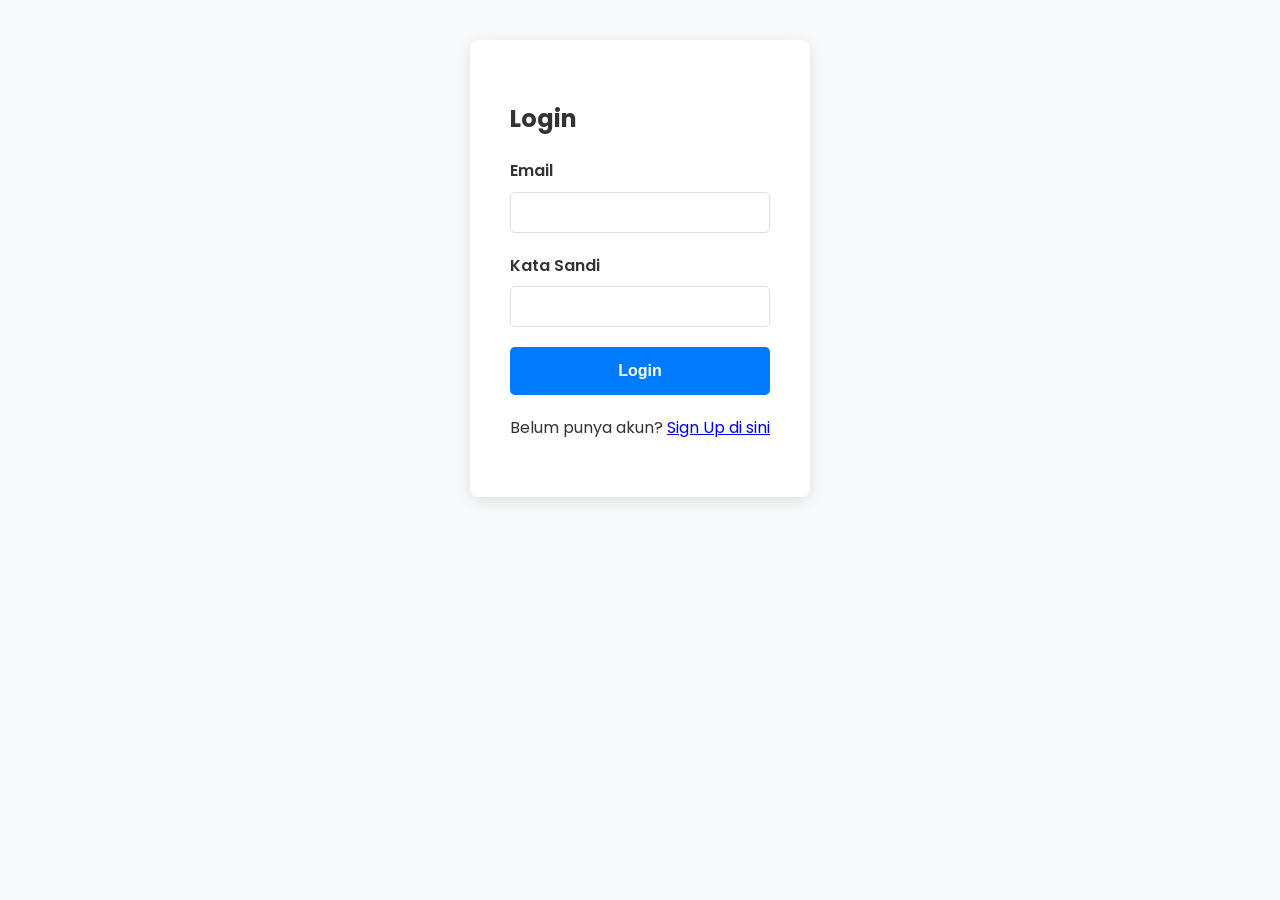
<file: beli-produk-jiwa.html>
<!DOCTYPE html>
<html lang="id">
<head>
    <meta charset="UTF-8">
    <meta name="viewport" content="width=device-width, initial-scale=1.0">
    <title>Beli Asuransi Jiwa - AsuransiKita</title>
    <link rel="stylesheet" href="css/style.css">
    <link rel="stylesheet" href="https://cdnjs.cloudflare.com/ajax/libs/font-awesome/6.5.2/css/all.min.css">
</head>
<body>
    <header>
        <div class="container nav-container">
            <a href="index.html" class="logo">AsuransiKita</a>
            <nav id="navbar"></nav>
        </div>
    </header>
    <main>
        <div class="container">
            <div class="form-container">
                <h2>Formulir Asuransi Jiwa</h2>
                <p>Pilih Uang Pertanggungan untuk melihat estimasi premi bulanan Anda.</p>
                <div id="message-container"></div>

                <form id="life-purchase-form" novalidate>
                    <div class="form-group">
                        <label for="fullname">Nama Lengkap (sesuai KTP)</label>
                        <input type="text" id="fullname" required>
                    </div>
                    <div class="form-group">
                        <label for="dob">Tanggal Lahir</label>
                        <input type="date" id="dob" required>
                    </div>

                    <hr>
                    <div class="form-group">
                        <label for="coverage-amount">Pilih Besaran Uang Pertanggungan (UP)</label>
                        <select id="coverage-amount" required>
                            <option value="" disabled selected>Pilih nominal...</option>
                            <option value="1000000000">Rp 1.000.000.000</option>
                            <option value="2000000000">Rp 2.000.000.000</option>
                            <option value="3500000000">Rp 3.500.000.000</option>
                            <option value="5000000000">Rp 5.000.000.000</option>
                            <option value="10000000000">Rp 10.000.000.000</option>
                        </select>
                    </div>

                    <button type="button" id="calculate-life-btn" class="btn">Hitung Premi</button>

                    <div id="premium-result" class="premium-result-box"></div>
                </form>
            </div>
        </div>
    </main>

    <footer>
        <div class="container">
            <p>&copy; 2025 AsuransiKita. Semua Hak Cipta Dilindungi.</p>
        </div>
    </footer>

    <script src="js/main.js"></script>
    <script src="js/premium.js"></script>
</body>
</html>
</file>
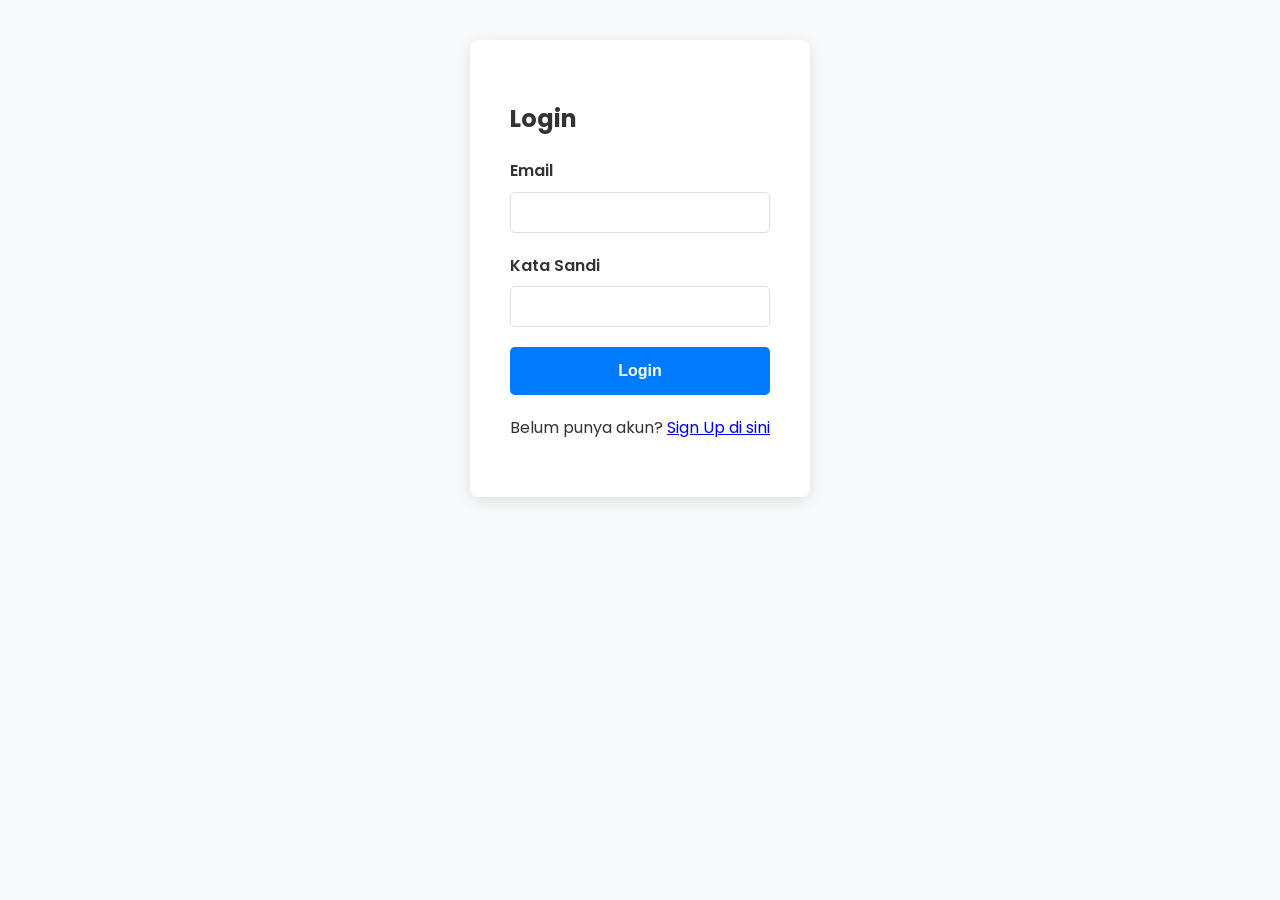
<file: beli-produk-kesehatan.html>
<!DOCTYPE html>
<html lang="id">
<head>
    <meta charset="UTF-8">
    <meta name="viewport" content="width=device-width, initial-scale=1.0">
    <title>Beli Asuransi Kesehatan - AsuransiKita</title>
    <link rel="stylesheet" href="css/style.css">
    <link rel="stylesheet" href="https://cdnjs.cloudflare.com/ajax/libs/font-awesome/6.5.2/css/all.min.css">
</head>
<body>
    <header>
        <div class="container nav-container">
            <a href="index.html" class="logo">AsuransiKita</a>
            <nav id="navbar"></nav>
        </div>
    </header>

    <main>
        <div class="container">
            <div class="form-container">
                <h2>Formulir Asuransi Kesehatan</h2>
                <p>Lengkapi data diri Anda untuk melihat estimasi premi tahunan.</p>
                <div id="message-container"></div>

                <form id="health-purchase-form" novalidate>
                    <div class="form-group">
                        <label for="fullname">Nama Lengkap (sesuai KTP)</label>
                        <input type="text" id="fullname" required>
                    </div>
                    <div class="form-grid">
                        <div class="form-group">
                            <label for="dob">Tanggal Lahir</label>
                            <input type="date" id="dob" required>
                        </div>
                        <div class="form-group">
                            <label for="occupation">Pekerjaan</label>
                            <input type="text" id="occupation" required>
                        </div>
                    </div>

                    <hr>
                    <h4>Profil Kesehatan</h4>
                    <div class="form-grid-3">
                        <div class="form-group">
                            <label for="smoker">Merokok?</label>
                            <select id="smoker" required>
                                <option value="" disabled selected>Pilih...</option>
                                <option value="1">Ya</option>
                                <option value="0">Tidak</option>
                            </select>
                        </div>
                        <div class="form-group">
                            <label for="hypertension">Riwayat Hipertensi?</label>
                            <select id="hypertension" required>
                                <option value="" disabled selected>Pilih...</option>
                                <option value="1">Ya</option>
                                <option value="0">Tidak</option>
                            </select>
                        </div>
                        <div class="form-group">
                            <label for="diabetes">Riwayat Diabetes?</label>
                            <select id="diabetes" required>
                                <option value="" disabled selected>Pilih...</option>
                                <option value="1">Ya</option>
                                <option value="0">Tidak</option>
                            </select>
                        </div>
                    </div>

                    <button type="button" id="calculate-health-btn" class="btn">Hitung Premi</button>

                    <div id="premium-result" class="premium-result-box"></div>
                </form>
            </div>
        </div>
    </main>

    <footer>
        <div class="container">
            <p>&copy; 2025 AsuransiKita. Semua Hak Cipta Dilindungi.</p>
        </div>
    </footer>

    <script src="js/main.js"></script>
    <script src="js/premium.js"></script>
</body>
</html>
</file>
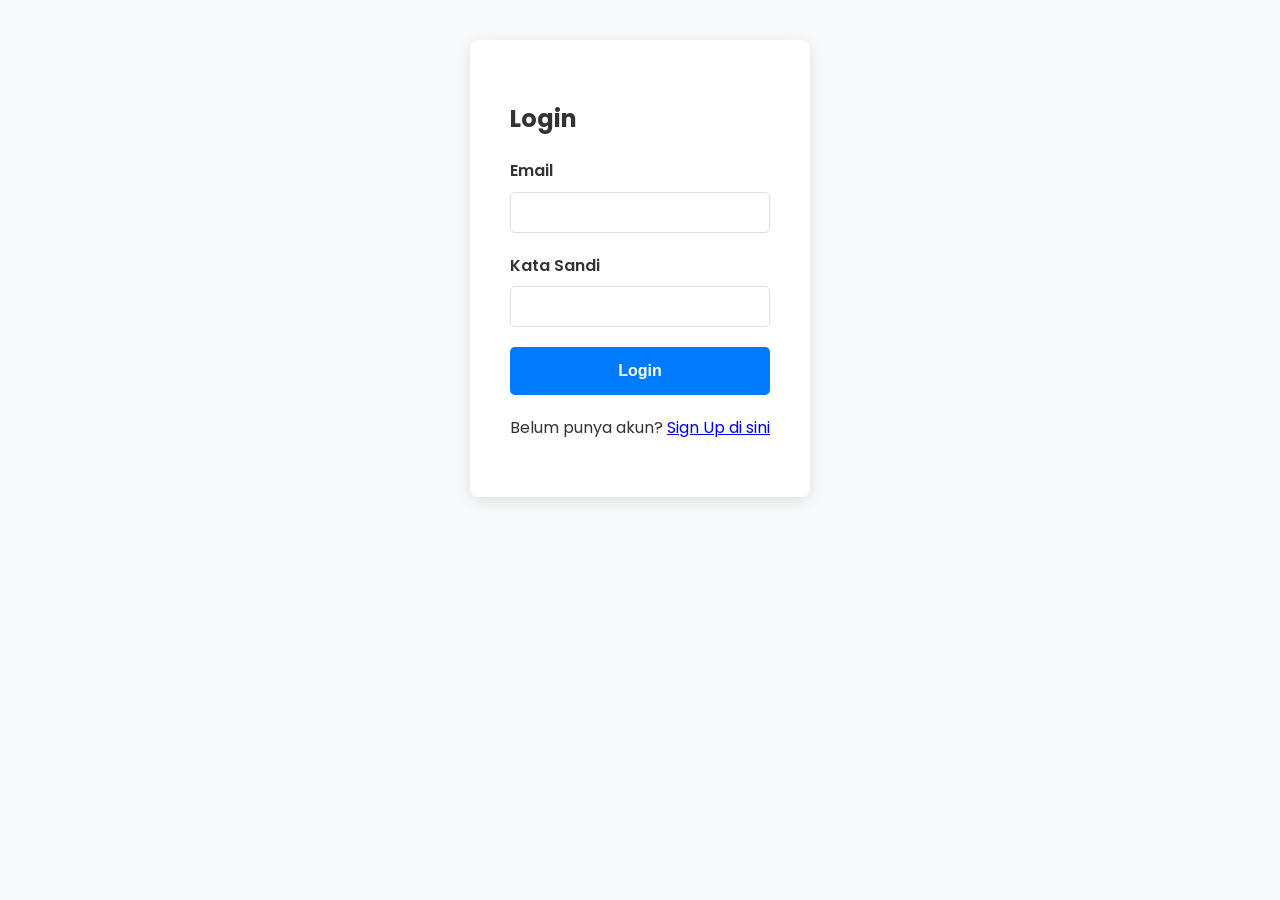
<file: beli-produk-mobil.html>
<!DOCTYPE html>
<html lang="id">
<head>
    <meta charset="UTF-8">
    <meta name="viewport" content="width=device-width, initial-scale=1.0">
    <title>Beli Asuransi Mobil - AsuransiKita</title>
    <link rel="stylesheet" href="css/style.css">
    <link rel="stylesheet" href="https://cdnjs.cloudflare.com/ajax/libs/font-awesome/6.5.2/css/all.min.css">
</head>
<body>

    <header>
        <div class="container nav-container">
            <a href="index.html" class="logo">AsuransiKita</a>
            <nav id="navbar">
                </nav>
        </div>
    </header>

    <main>
        <div class="container">
            <div class="form-container">
                <h2>Formulir Pembelian Asuransi Mobil</h2>
                <p>Silakan isi semua data di bawah ini dengan benar untuk melanjutkan.</p>
                <div id="message-container"></div>

                <form id="car-purchase-form" novalidate>
                    <div class="form-grid">
                        <div class="form-group">
                            <label for="car-brand">Merk Mobil</label>
                            <input type="text" id="car-brand" required>
                        </div>
                        <div class="form-group">
                            <label for="car-model">Jenis Mobil</label>
                            <input type="text" id="car-model" required>
                        </div>
                        <div class="form-group">
                            <label for="car-year">Tahun Pembuatan</label>
                            <input type="number" id="car-year" placeholder="Contoh: 2022" required>
                        </div>
                        <div class="form-group">
                            <label for="car-price">Harga Mobil (Rp)</label>
                            <input type="number" id="car-price" placeholder="Contoh: 250000000" required>
                        </div>
                    </div>

                    <hr>
                    <h4>Detail Kendaraan</h4>
                    <div class="form-grid">
                        <div class="form-group">
                            <label for="license-plate">Nomor Plat Mobil</label>
                            <input type="text" id="license-plate" required>
                        </div>
                        <div class="form-group">
                            <label for="engine-number">Nomor Mesin</label>
                            <input type="text" id="engine-number" required>
                        </div>
                        <div class="form-group">
                            <label for="chassis-number">Nomor Rangka</label>
                            <input type="text" id="chassis-number" required>
                        </div>
                        <div class="form-group">
                            <label for="owner-name">Nama Pemilik (sesuai STNK)</label>
                            <input type="text" id="owner-name" required>
                        </div>
                    </div>

                    <hr>
                    <h4>Foto Kendaraan</h4>
                    <div class="form-group">
                        <label for="car-photos">Upload 6 Foto (depan, belakang, kiri, kanan, dashboard, mesin)</label>
                        <input type="file" id="car-photos" class="input-file" multiple required>
                    </div>

                    <button type="button" id="calculate-btn" class="btn">Hitung Premi</button>

                    <div id="premium-result" class="premium-result-box"></div>
                </form>
            </div>
        </div>
    </main>

    <footer>
        <div class="container">
            <p>&copy; 2025 AsuransiKita. Semua Hak Cipta Dilindungi.</p>
        </div>
    </footer>

    <script src="js/main.js"></script>
    <script src="js/premium.js"></script>
</body>
</html>
</file>
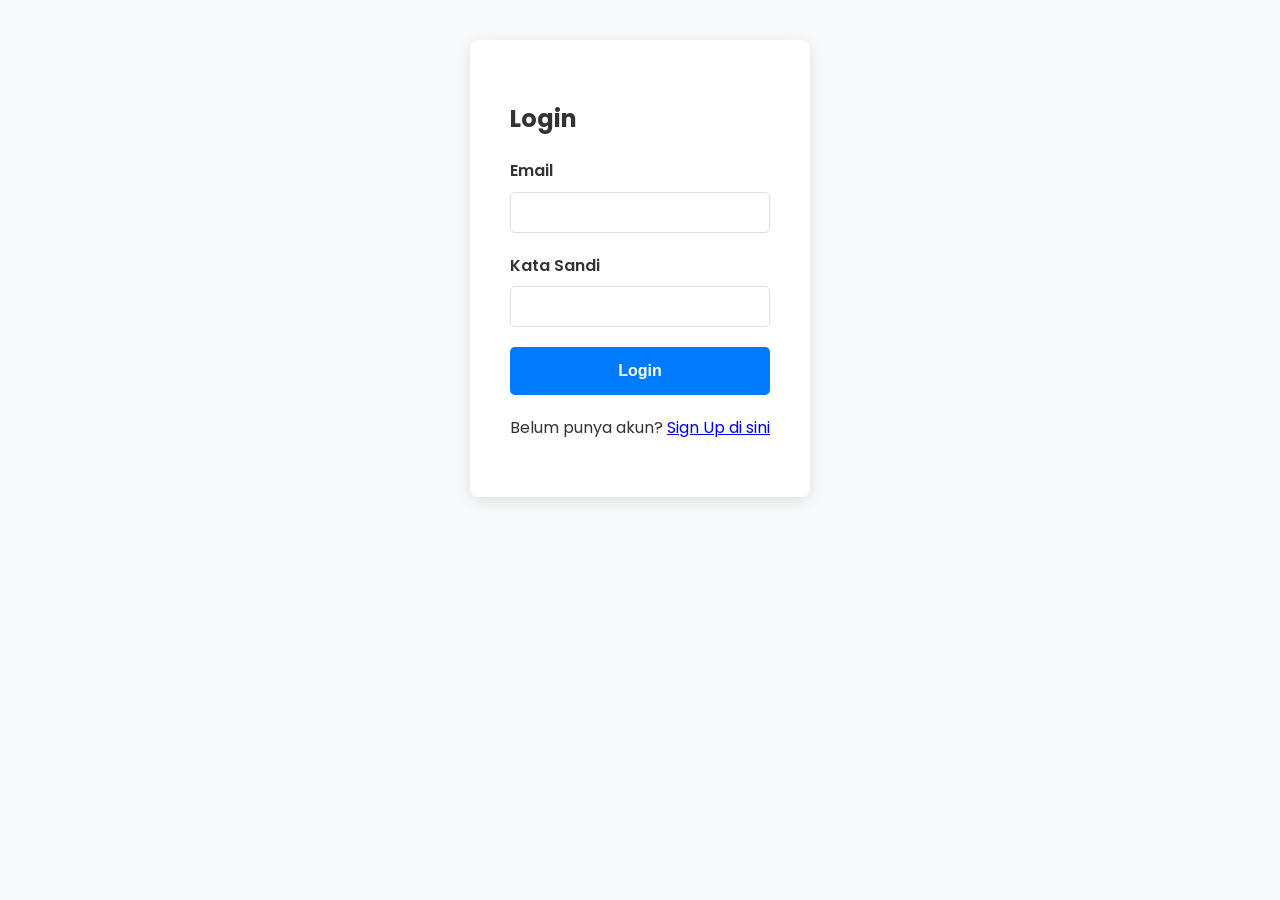
<file: checkout.html>
<!DOCTYPE html>
<html lang="id">
<head>
    <meta charset="UTF-8">
    <meta name="viewport" content="width=device-width, initial-scale=1.0">
    <title>Checkout - AsuransiKita</title>
    <link rel="stylesheet" href="css/style.css">
    <link rel="stylesheet" href="https://cdnjs.cloudflare.com/ajax/libs/font-awesome/6.5.2/css/all.min.css">
</head>
<body>

    <header>
        <div class="container nav-container">
            <a href="index.html" class="logo">AsuransiKita</a>
            <nav id="navbar">
                </nav>
        </div>
    </header>

    <main>
        <div class="container">
            <div class="checkout-container">
                <h2>Ringkasan Pembayaran</h2>
                <p>Harap periksa kembali detail pembelian Anda sebelum melanjutkan.</p>

                <div class="summary-box">
                    <div class="summary-item">
                        <span>Produk Asuransi</span>
                        <strong id="product-name">Memuat...</strong>
                    </div>
                    <hr>
                    <div class="summary-item total">
                        <span>Total Premi / Tahun</span>
                        <strong id="premium-amount">Memuat...</strong>
                    </div>
                </div>

                <h3>Pilih Metode Pembayaran</h3>
                <div class="payment-methods">
                    <label class="payment-option">
                        <input type="radio" name="payment" value="va" checked>
                        <div class="payment-content">
                            <i class="fas fa-university"></i>
                            <span>Virtual Account</span>
                        </div>
                    </label>
                    <label class="payment-option">
                        <input type="radio" name="payment" value="cc">
                        <div class="payment-content">
                            <i class="fas fa-credit-card"></i>
                            <span>Kartu Kredit / Debit</span>
                        </div>
                    </label>
                    <label class="payment-option">
                        <input type="radio" name="payment" value="ewallet">
                        <div class="payment-content">
                            <i class="fas fa-wallet"></i>
                            <span>E-Wallet</span>
                        </div>
                    </label>
                </div>

                <button id="pay-btn" class="btn btn-checkout">
                    <i class="fas fa-lock"></i> Bayar Sekarang
                </button>
            </div>
        </div>
    </main>

    <footer>
        <div class="container">
            <p>&copy; 2025 AsuransiKita. Semua Hak Cipta Dilindungi.</p>
        </div>
    </footer>

    <script src="js/main.js"></script>
    <script src="js/checkout.js"></script> </body>
</html>
</file>
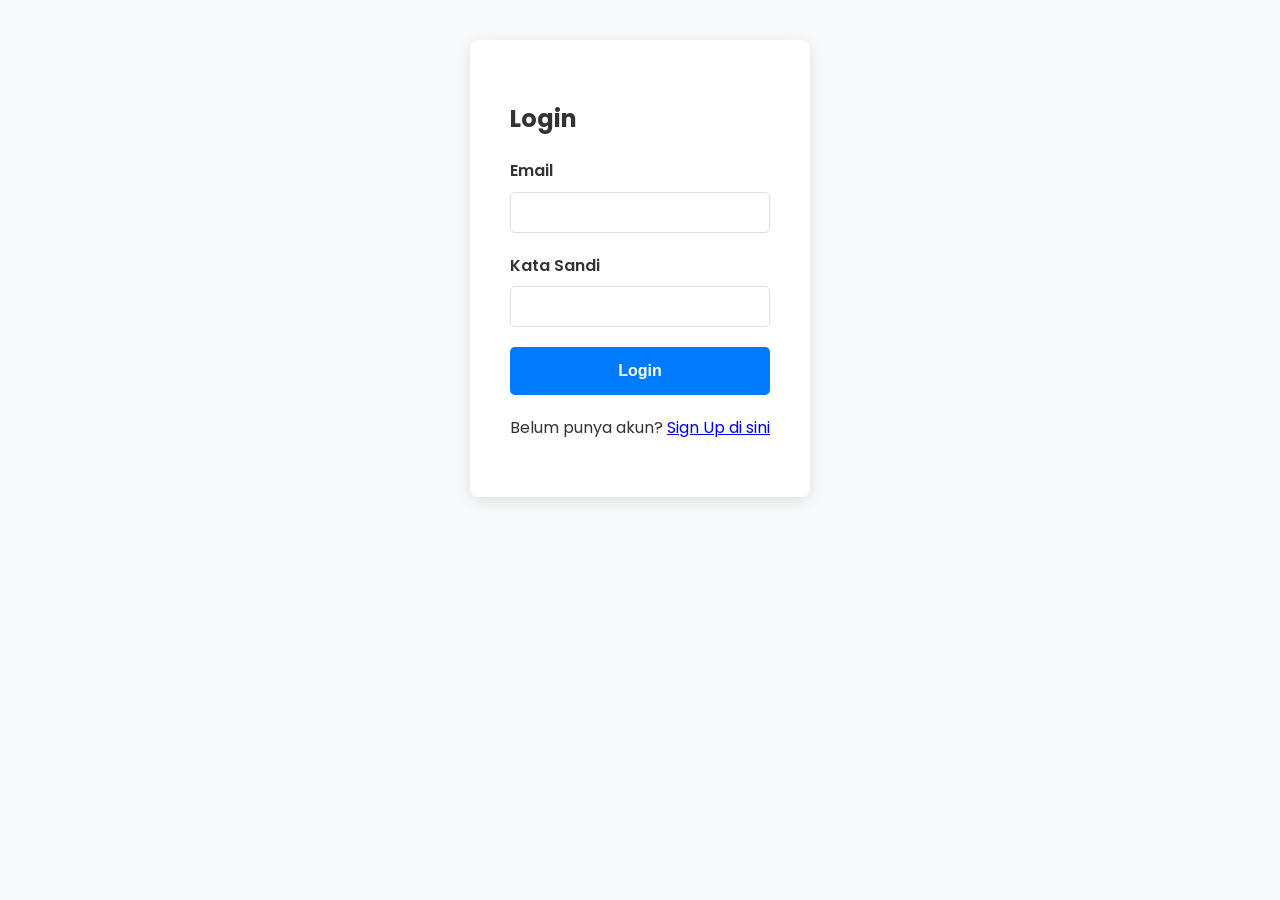
<file: histori.html>
<!DOCTYPE html>
<html lang="id">
<head>
    <meta charset="UTF-8">
    <meta name="viewport" content="width=device-width, initial-scale=1.0">
    <title>Histori Pembelian - AsuransiKita</title>
    <link rel="stylesheet" href="css/style.css">
    <link rel="stylesheet" href="https://cdnjs.cloudflare.com/ajax/libs/font-awesome/6.5.2/css/all.min.css">
</head>
<body>

    <header>
        <div class="container nav-container">
            <a href="index.html" class="logo">AsuransiKita</a>
            <nav id="navbar">
                </nav>
        </div>
    </header>

    <main>
        <div class="container">
            <div class="history-container">
                <h2>Riwayat Pembelian Anda</h2>
                <p>Berikut adalah daftar semua polis asuransi yang telah Anda beli.</p>

                <div class="table-wrapper">
                    <table class="history-table">
                        <thead>
                            <tr>
                                <th>Nama Produk</th>
                                <th>Jenis</th>
                                <th>Tanggal Pembelian</th>
                                <th>Harga Premi</th>
                                <th>Status</th>
                            </tr>
                        </thead>
                        <tbody id="history-list-body">
                            </tbody>
                    </table>
                </div>

                <div id="no-history-message" class="no-history-message" style="display: none;">
                    <i class="fas fa-file-invoice-dollar fa-4x"></i>
                    <h3>Anda Belum Memiliki Riwayat Pembelian</h3>
                    <p>Jelajahi produk kami dan temukan perlindungan yang tepat untuk Anda.</p>
                    <a href="index.html" class="btn">Lihat Produk</a>
                </div>
            </div>
        </div>
    </main>

    <footer>
        <div class="container">
            <p>&copy; 2025 AsuransiKita. Semua Hak Cipta Dilindungi.</p>
        </div>
    </footer>

    <script src="js/main.js"></script>
    <script src="js/history.js"></script> </body>
</html>
</file>
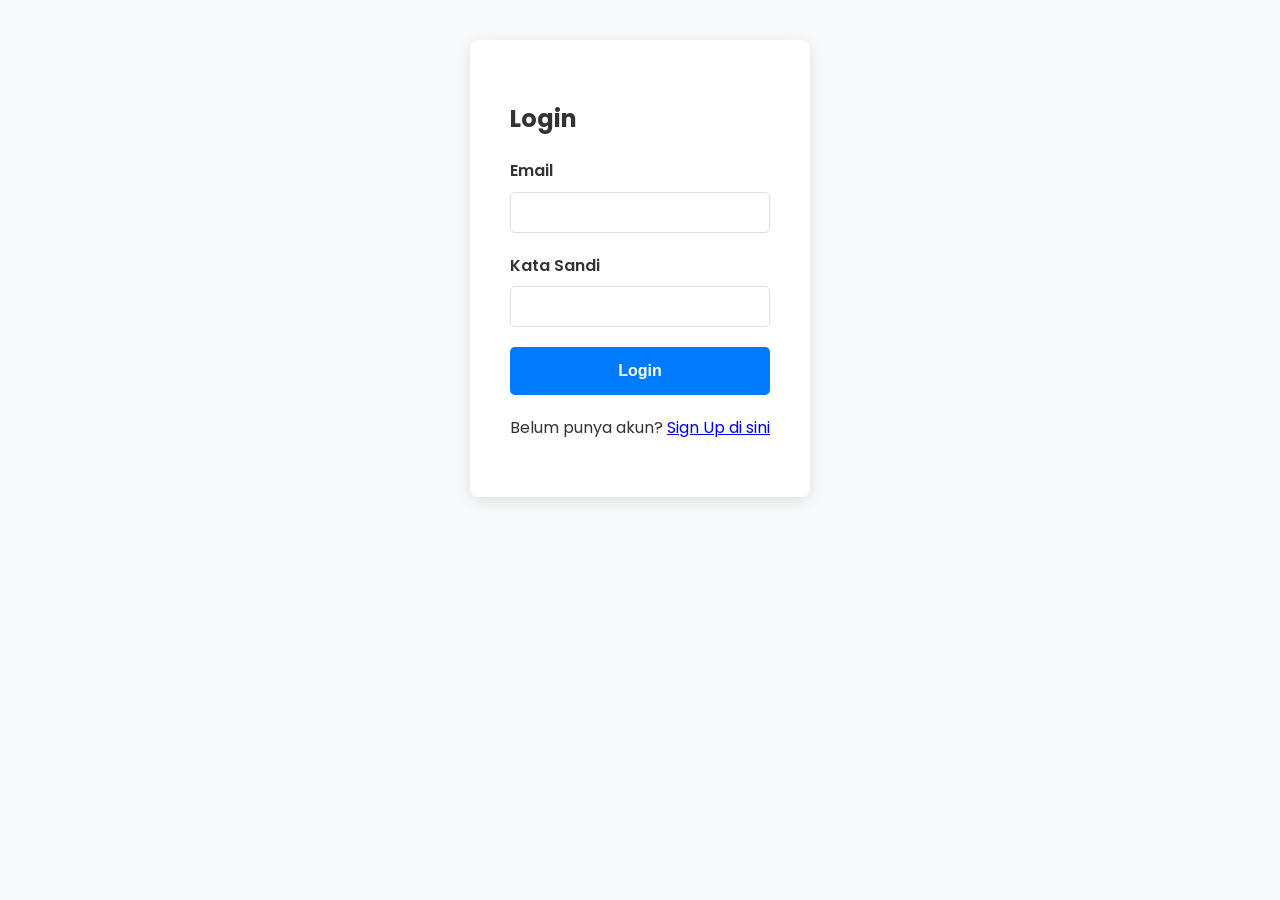
<file: login.html>
<!DOCTYPE html>
<html lang="en">
<head>
    <meta charset="UTF-8">
    <title>Login - Asuransi Kita</title>
    <link rel="stylesheet" href="css/style.css">
</head>
<body>
    <div class="form-container">
        <h2>Login</h2>
        <div id="message-container"></div>
        <form id="login-form">
            <div class="form-group">
                <label for="email">Email</label>
                <input type="email" id="email" required>
            </div>
            <div class="form-group">
                <label for="password">Kata Sandi</label>
                <input type="password" id="password" required>
            </div>
            <button type="submit" class="btn">Login</button>
        </form>
         <p style="text-align: center; margin-top: 20px;">
            Belum punya akun? <a href="signup.html">Sign Up di sini</a>
        </p>
    </div>
    <script src="js/auth.js"></script>
</body>
</html>
</file>
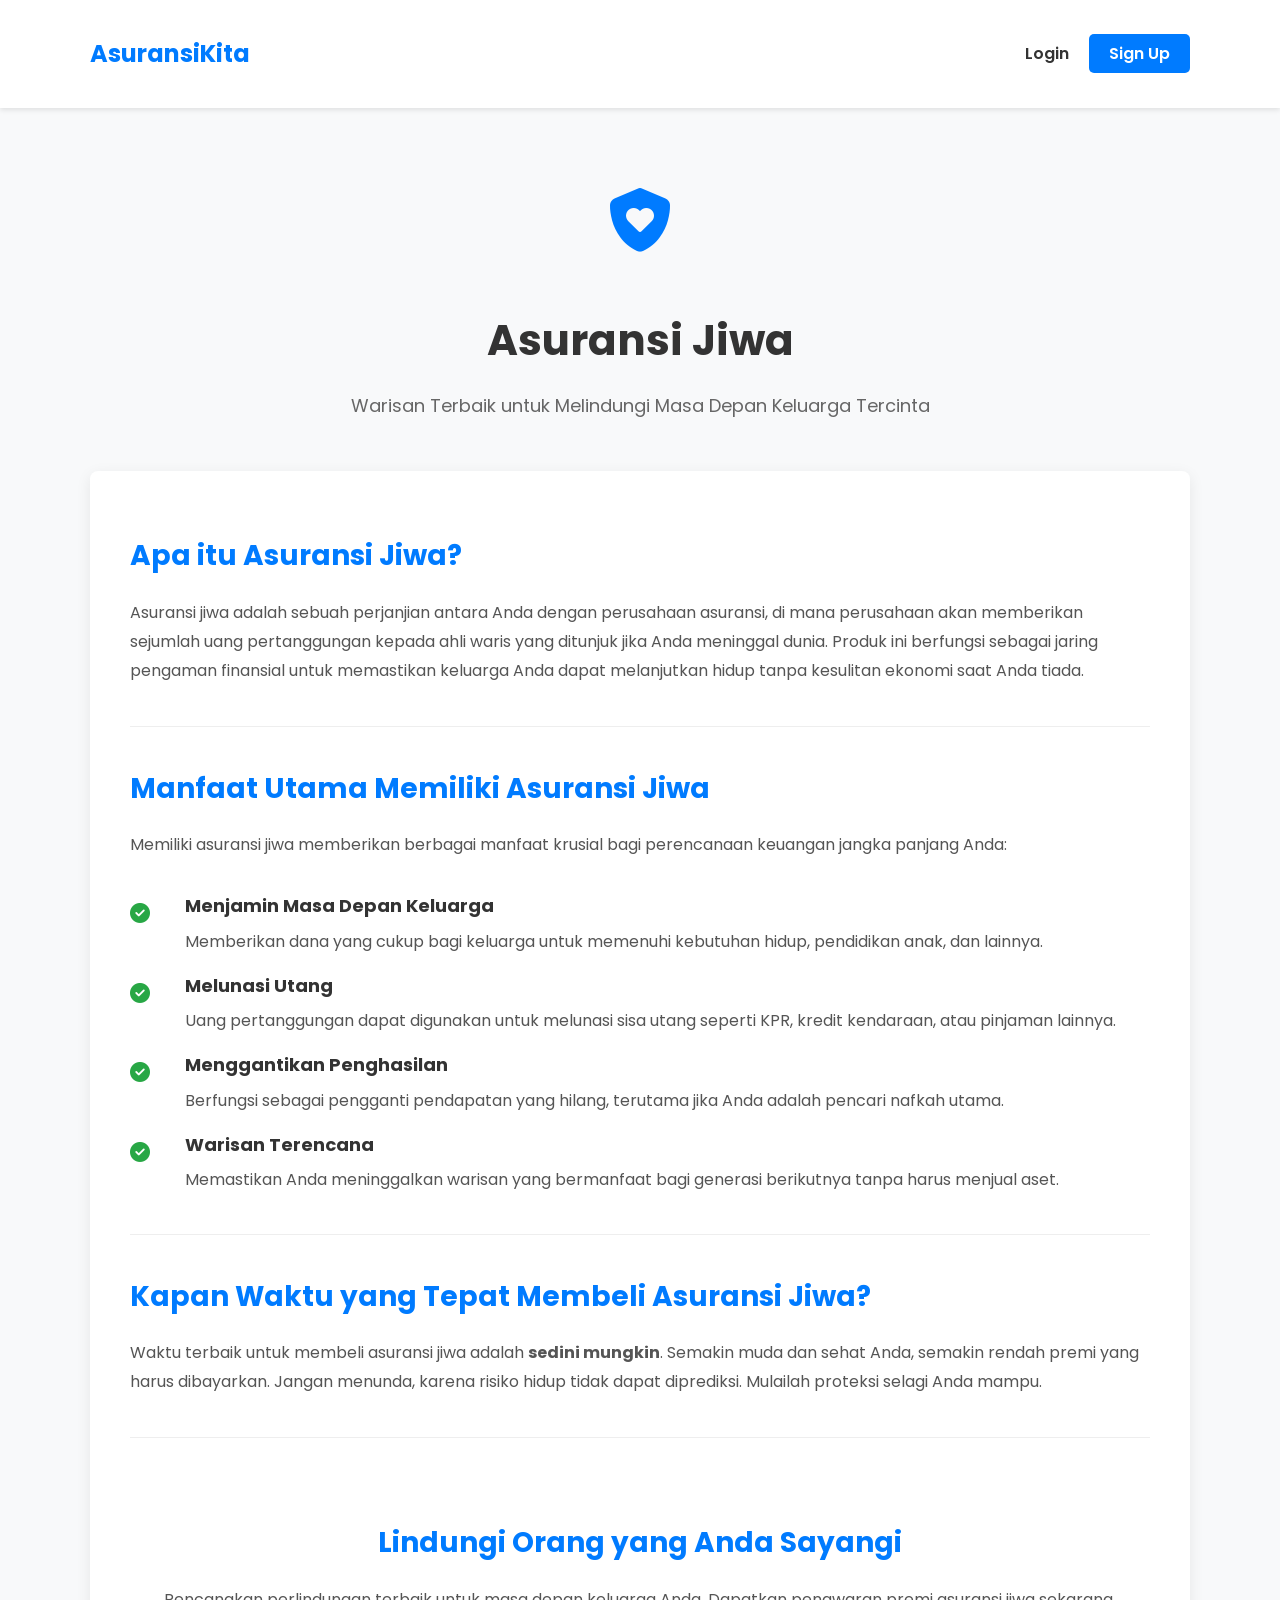
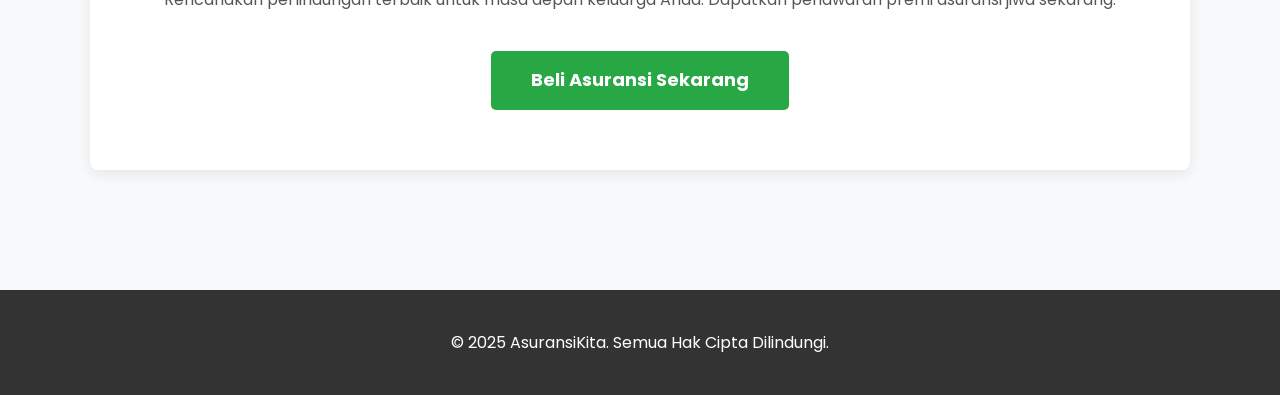
<file: produk-jiwa.html>
<!DOCTYPE html>
<html lang="id">
<head>
    <meta charset="UTF-8">
    <meta name="viewport" content="width=device-width, initial-scale=1.0">
    <title>Detail Asuransi Jiwa - AsuransiKita</title>

    <link rel="stylesheet" href="css/style.css">

    <link rel="stylesheet" href="https://cdnjs.cloudflare.com/ajax/libs/font-awesome/6.5.2/css/all.min.css">
</head>
<body>

    <header>
        <div class="container nav-container">
            <a href="index.html" class="logo">AsuransiKita</a>
            <nav id="navbar">
                </nav>
        </div>
    </header>

    <main>
        <section class="product-detail">
            <div class="container">
                <div class="product-header">
                    <i class="fas fa-shield-heart fa-4x product-icon"></i>
                    <h1>Asuransi Jiwa</h1>
                    <p class="subtitle">Warisan Terbaik untuk Melindungi Masa Depan Keluarga Tercinta</p>
                </div>

                <div class="product-content">
                    <h2>Apa itu Asuransi Jiwa?</h2>
                    <p>
                        Asuransi jiwa adalah sebuah perjanjian antara Anda dengan perusahaan asuransi, di mana perusahaan akan memberikan sejumlah uang pertanggungan kepada ahli waris yang ditunjuk jika Anda meninggal dunia. Produk ini berfungsi sebagai jaring pengaman finansial untuk memastikan keluarga Anda dapat melanjutkan hidup tanpa kesulitan ekonomi saat Anda tiada.
                    </p>

                    <hr>

                    <h2>Manfaat Utama Memiliki Asuransi Jiwa</h2>
                    <p>Memiliki asuransi jiwa memberikan berbagai manfaat krusial bagi perencanaan keuangan jangka panjang Anda:</p>

                    <ul class="manfaat-list">
                        <li class="manfaat-item">
                            <div class="manfaat-icon">
                                <i class="fas fa-check-circle"></i>
                            </div>
                            <div class="manfaat-text">
                                <h4>Menjamin Masa Depan Keluarga</h4>
                                <p>Memberikan dana yang cukup bagi keluarga untuk memenuhi kebutuhan hidup, pendidikan anak, dan lainnya.</p>
                            </div>
                        </li>
                        <li class="manfaat-item">
                            <div class="manfaat-icon">
                                <i class="fas fa-check-circle"></i>
                            </div>
                            <div class="manfaat-text">
                                <h4>Melunasi Utang</h4>
                                <p>Uang pertanggungan dapat digunakan untuk melunasi sisa utang seperti KPR, kredit kendaraan, atau pinjaman lainnya.</p>
                            </div>
                        </li>
                        <li class="manfaat-item">
                            <div class="manfaat-icon">
                                <i class="fas fa-check-circle"></i>
                            </div>
                            <div class="manfaat-text">
                                <h4>Menggantikan Penghasilan</h4>
                                <p>Berfungsi sebagai pengganti pendapatan yang hilang, terutama jika Anda adalah pencari nafkah utama.</p>
                            </div>
                        </li>
                        <li class="manfaat-item">
                            <div class="manfaat-icon">
                                <i class="fas fa-check-circle"></i>
                            </div>
                            <div class="manfaat-text">
                                <h4>Warisan Terencana</h4>
                                <p>Memastikan Anda meninggalkan warisan yang bermanfaat bagi generasi berikutnya tanpa harus menjual aset.</p>
                            </div>
                        </li>
                    </ul>

                    <hr>

                    <h2>Kapan Waktu yang Tepat Membeli Asuransi Jiwa?</h2>
                    <p>Waktu terbaik untuk membeli asuransi jiwa adalah <strong>sedini mungkin</strong>. Semakin muda dan sehat Anda, semakin rendah premi yang harus dibayarkan. Jangan menunda, karena risiko hidup tidak dapat diprediksi. Mulailah proteksi selagi Anda mampu.</p>

                    <hr>

                    <div class="cta-section">
                        <h2>Lindungi Orang yang Anda Sayangi</h2>
                        <p>Rencanakan perlindungan terbaik untuk masa depan keluarga Anda. Dapatkan penawaran premi asuransi jiwa sekarang.</p>
                        <a href="beli-produk-jiwa.html" class="btn-cta">Beli Asuransi Sekarang</a>
                    </div>
                </div>
            </div>
        </section>
    </main>

    <footer>
        <div class="container">
            <p>&copy; 2025 AsuransiKita. Semua Hak Cipta Dilindungi.</p>
        </div>
    </footer>

    <script src="js/main.js"></script>
</body>
</html>
</file>
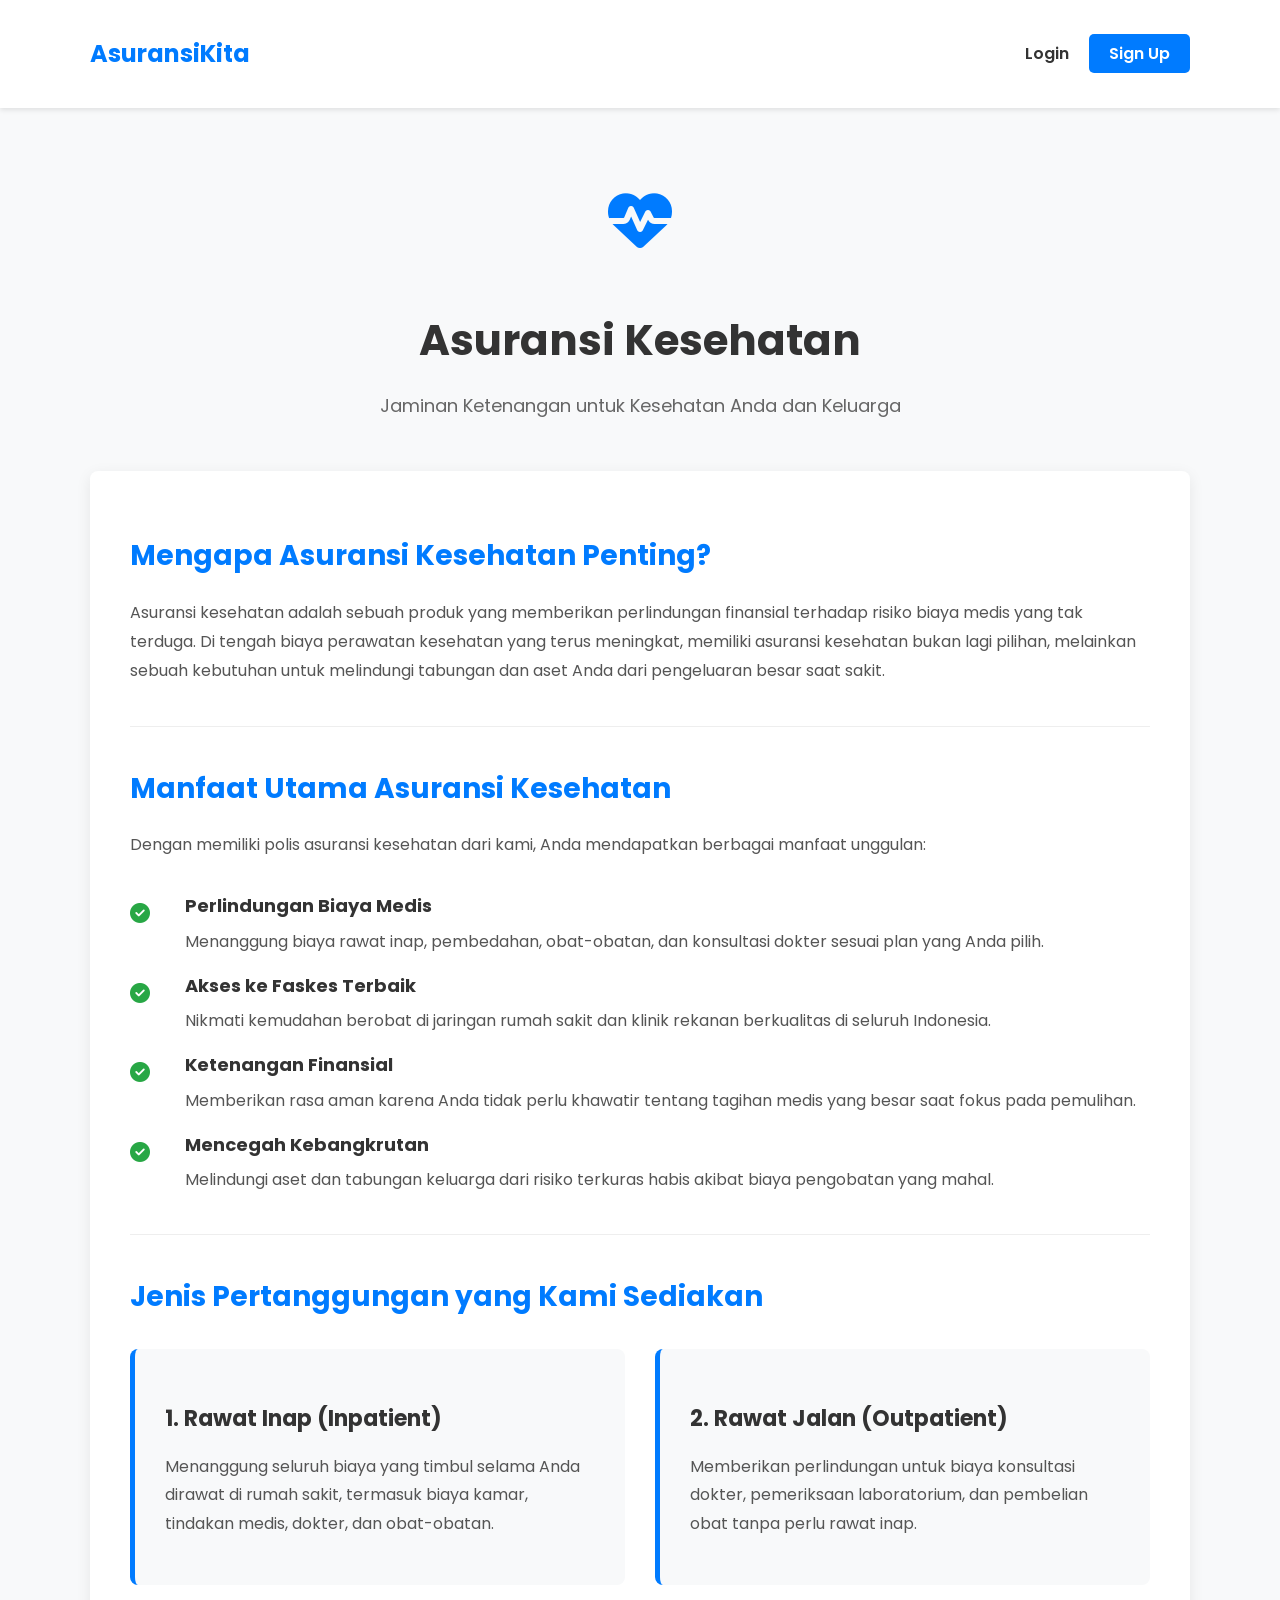
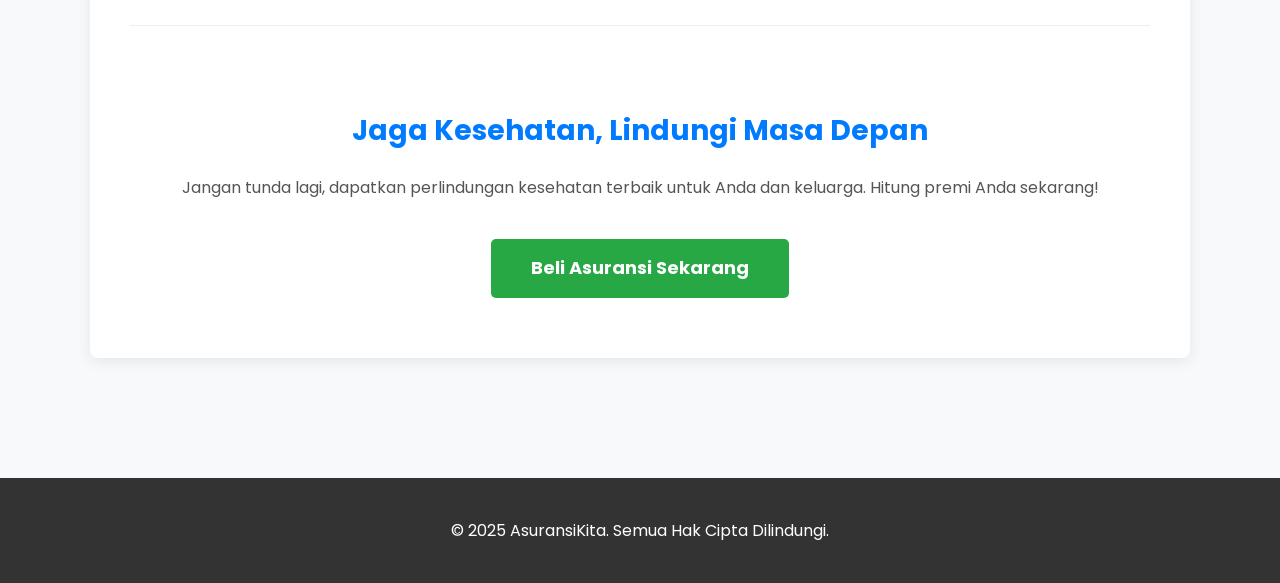
<file: produk-kesehatan.html>
<!DOCTYPE html>
<html lang="id">
<head>
    <meta charset="UTF-8">
    <meta name="viewport" content="width=device-width, initial-scale=1.0">
    <title>Detail Asuransi Kesehatan - AsuransiKita</title>

    <link rel="stylesheet" href="css/style.css">

    <link rel="stylesheet" href="https://cdnjs.cloudflare.com/ajax/libs/font-awesome/6.5.2/css/all.min.css">
</head>
<body>

    <header>
        <div class="container nav-container">
            <a href="index.html" class="logo">AsuransiKita</a>
            <nav id="navbar">
                </nav>
        </div>
    </header>

    <main>
        <section class="product-detail">
            <div class="container">
                <div class="product-header">
                    <i class="fas fa-heart-pulse fa-4x product-icon"></i>
                    <h1>Asuransi Kesehatan</h1>
                    <p class="subtitle">Jaminan Ketenangan untuk Kesehatan Anda dan Keluarga</p>
                </div>

                <div class="product-content">
                    <h2>Mengapa Asuransi Kesehatan Penting?</h2>
                    <p>
                        Asuransi kesehatan adalah sebuah produk yang memberikan perlindungan finansial terhadap risiko biaya medis yang tak terduga. Di tengah biaya perawatan kesehatan yang terus meningkat, memiliki asuransi kesehatan bukan lagi pilihan, melainkan sebuah kebutuhan untuk melindungi tabungan dan aset Anda dari pengeluaran besar saat sakit.
                    </p>

                    <hr>

                    <h2>Manfaat Utama Asuransi Kesehatan</h2>
                    <p>Dengan memiliki polis asuransi kesehatan dari kami, Anda mendapatkan berbagai manfaat unggulan:</p>

                   <ul class="manfaat-list">
                      <li class="manfaat-item">
                          <div class="manfaat-icon">
                              <i class="fas fa-check-circle"></i>
                          </div>
                          <div class="manfaat-text">
                              <h4>Perlindungan Biaya Medis</h4>
                              <p>Menanggung biaya rawat inap, pembedahan, obat-obatan, dan konsultasi dokter sesuai plan yang Anda pilih.</p>
                          </div>
                      </li>
                      <li class="manfaat-item">
                          <div class="manfaat-icon">
                              <i class="fas fa-check-circle"></i>
                          </div>
                          <div class="manfaat-text">
                              <h4>Akses ke Faskes Terbaik</h4>
                              <p>Nikmati kemudahan berobat di jaringan rumah sakit dan klinik rekanan berkualitas di seluruh Indonesia.</p>
                          </div>
                      </li>
                      <li class="manfaat-item">
                          <div class="manfaat-icon">
                              <i class="fas fa-check-circle"></i>
                          </div>
                          <div class="manfaat-text">
                              <h4>Ketenangan Finansial</h4>
                              <p>Memberikan rasa aman karena Anda tidak perlu khawatir tentang tagihan medis yang besar saat fokus pada pemulihan.</p>
                          </div>
                      </li>
                      <li class="manfaat-item">
                          <div class="manfaat-icon">
                              <i class="fas fa-check-circle"></i>
                          </div>
                          <div class="manfaat-text">
                              <h4>Mencegah Kebangkrutan</h4>
                              <p>Melindungi aset dan tabungan keluarga dari risiko terkuras habis akibat biaya pengobatan yang mahal.</p>
                          </div>
                      </li>
                   </ul>

                    <hr>

                    <h2>Jenis Pertanggungan yang Kami Sediakan</h2>
                    <div class="coverage-types">
                        <div class="coverage-card">
                            <h3>1. Rawat Inap (Inpatient)</h3>
                            <p>Menanggung seluruh biaya yang timbul selama Anda dirawat di rumah sakit, termasuk biaya kamar, tindakan medis, dokter, dan obat-obatan.</p>
                        </div>
                        <div class="coverage-card">
                            <h3>2. Rawat Jalan (Outpatient)</h3>
                            <p>Memberikan perlindungan untuk biaya konsultasi dokter, pemeriksaan laboratorium, dan pembelian obat tanpa perlu rawat inap.</p>
                        </div>
                    </div>

                    <hr>

                    <div class="cta-section">
                        <h2>Jaga Kesehatan, Lindungi Masa Depan</h2>
                        <p>Jangan tunda lagi, dapatkan perlindungan kesehatan terbaik untuk Anda dan keluarga. Hitung premi Anda sekarang!</p>
                        <a href="beli-produk-kesehatan.html" class="btn-cta">Beli Asuransi Sekarang</a>
                    </div>
                </div>
            </div>
        </section>
    </main>

    <footer>
        <div class="container">
            <p>&copy; 2025 AsuransiKita. Semua Hak Cipta Dilindungi.</p>
        </div>
    </footer>

    <script src="js/main.js"></script>
</body>
</html>
</file>
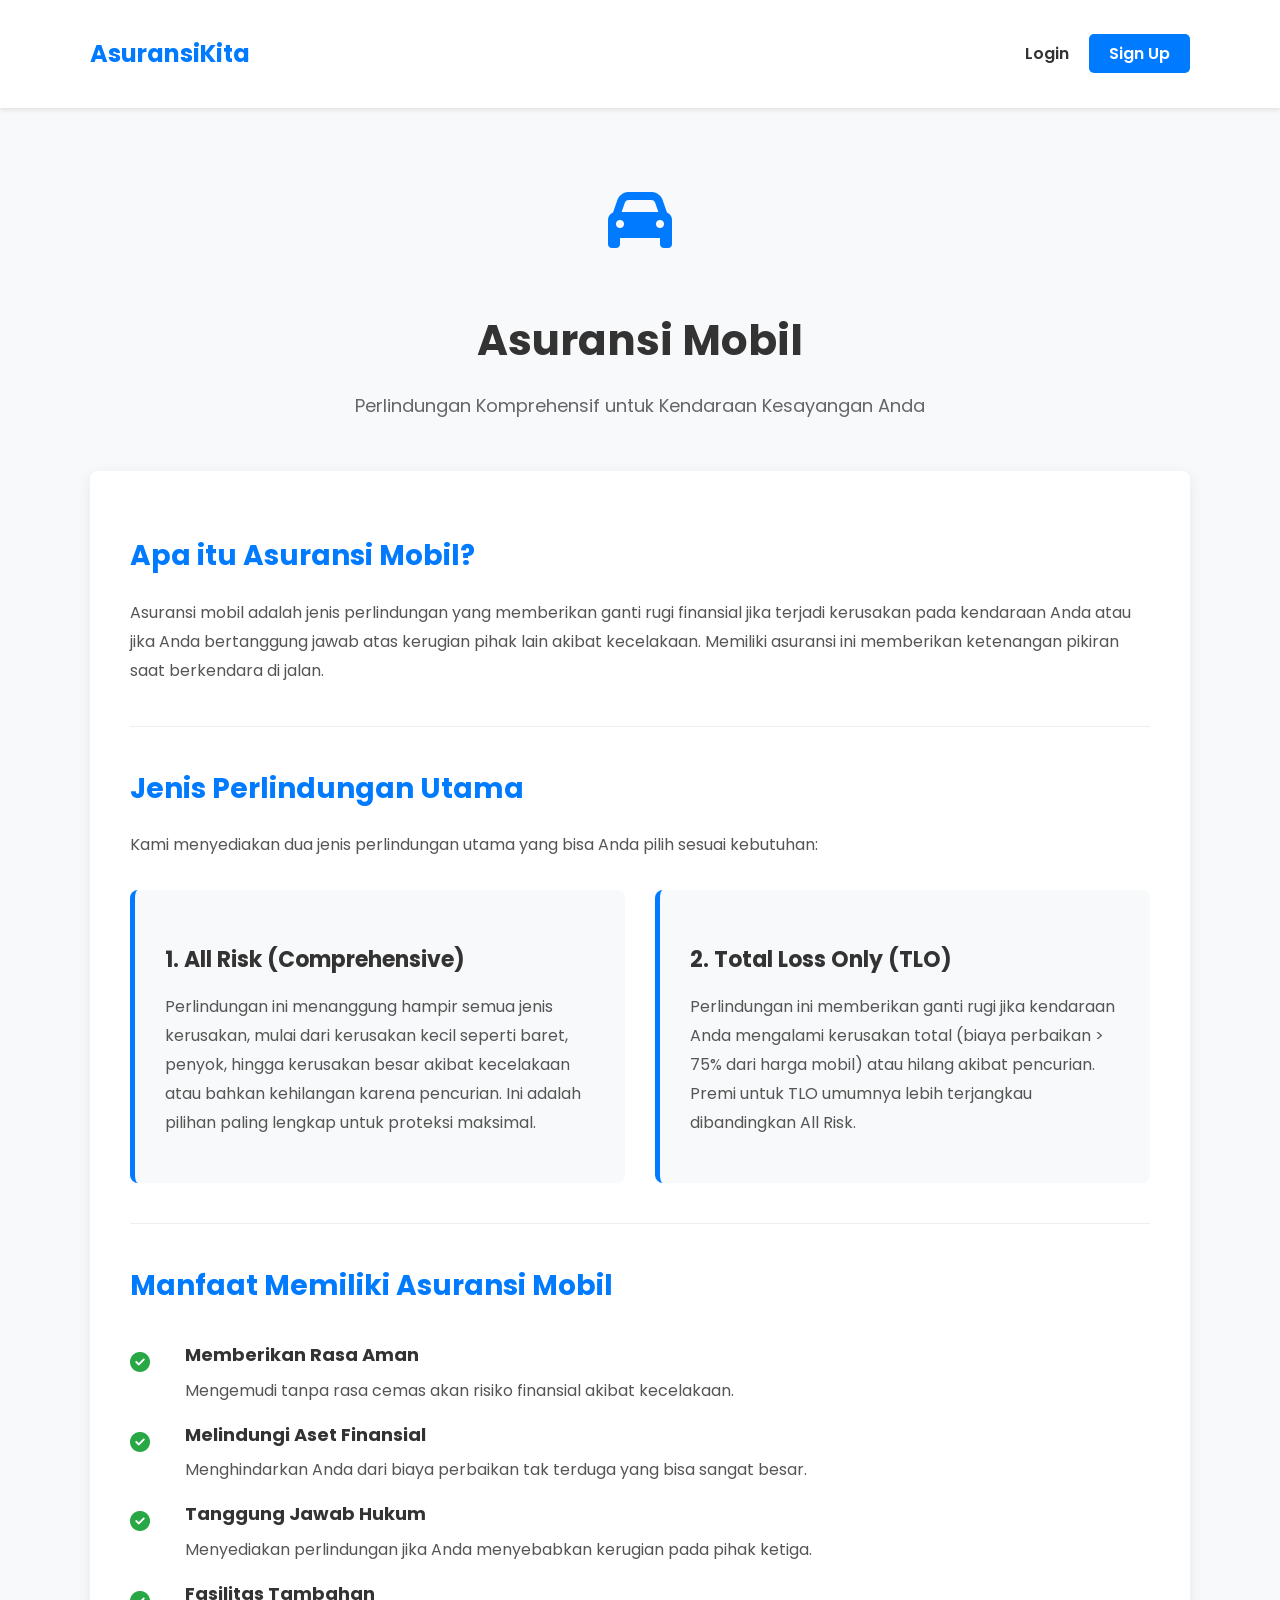
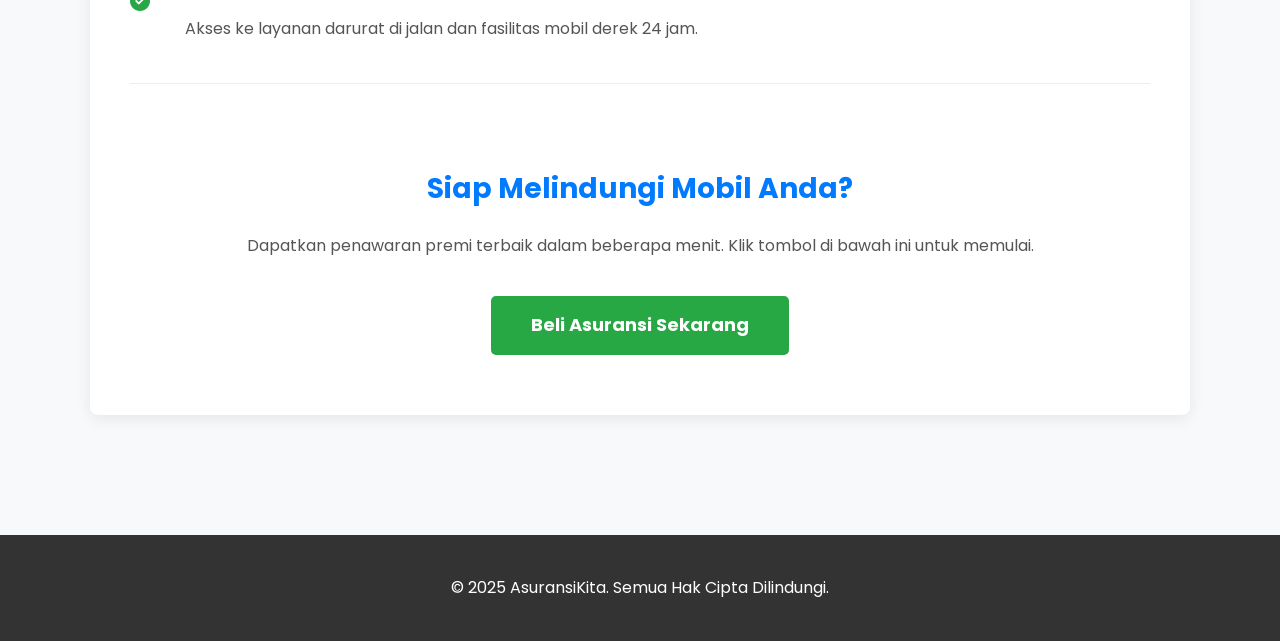
<file: produk-mobil.html>
<!DOCTYPE html>
<html lang="id">
<head>
    <meta charset="UTF-8">
    <meta name="viewport" content="width=device-width, initial-scale=1.0">
    <title>Detail Asuransi Mobil - AsuransiKita</title>

    <link rel="stylesheet" href="css/style.css">

    <link rel="stylesheet" href="https://cdnjs.cloudflare.com/ajax/libs/font-awesome/6.5.2/css/all.min.css">
</head>
<body>

    <header>
        <div class="container nav-container">
            <a href="index.html" class="logo">AsuransiKita</a>
            <nav id="navbar">
                </nav>
        </div>
    </header>

    <main>
        <section class="product-detail">
            <div class="container">
                <div class="product-header">
                    <i class="fas fa-car fa-4x product-icon"></i>
                    <h1>Asuransi Mobil</h1>
                    <p class="subtitle">Perlindungan Komprehensif untuk Kendaraan Kesayangan Anda</p>
                </div>

                <div class="product-content">
                    <h2>Apa itu Asuransi Mobil?</h2>
                    <p>Asuransi mobil adalah jenis perlindungan yang memberikan ganti rugi finansial jika terjadi kerusakan pada kendaraan Anda atau jika Anda bertanggung jawab atas kerugian pihak lain akibat kecelakaan. Memiliki asuransi ini memberikan ketenangan pikiran saat berkendara di jalan.</p>

                    <hr>

                    <h2>Jenis Perlindungan Utama</h2>
                    <p>Kami menyediakan dua jenis perlindungan utama yang bisa Anda pilih sesuai kebutuhan:</p>

                    <div class="coverage-types">
                        <div class="coverage-card">
                            <h3>1. All Risk (Comprehensive)</h3>
                            <p>Perlindungan ini menanggung hampir semua jenis kerusakan, mulai dari kerusakan kecil seperti baret, penyok, hingga kerusakan besar akibat kecelakaan atau bahkan kehilangan karena pencurian. Ini adalah pilihan paling lengkap untuk proteksi maksimal.</p>
                        </div>
                        <div class="coverage-card">
                            <h3>2. Total Loss Only (TLO)</h3>
                            <p>Perlindungan ini memberikan ganti rugi jika kendaraan Anda mengalami kerusakan total (biaya perbaikan > 75% dari harga mobil) atau hilang akibat pencurian. Premi untuk TLO umumnya lebih terjangkau dibandingkan All Risk.</p>
                        </div>
                    </div>

                    <hr>

                    <h2>Manfaat Memiliki Asuransi Mobil</h2>
                    <ul class="manfaat-list">
                        <li class="manfaat-item">
                            <div class="manfaat-icon">
                                <i class="fas fa-check-circle"></i>
                            </div>
                            <div class="manfaat-text">
                                <h4>Memberikan Rasa Aman</h4>
                                <p>Mengemudi tanpa rasa cemas akan risiko finansial akibat kecelakaan.</p>
                            </div>
                        </li>
                        <li class="manfaat-item">
                            <div class="manfaat-icon">
                                <i class="fas fa-check-circle"></i>
                            </div>
                            <div class="manfaat-text">
                                <h4>Melindungi Aset Finansial</h4>
                                <p>Menghindarkan Anda dari biaya perbaikan tak terduga yang bisa sangat besar.</p>
                            </div>
                        </li>
                        <li class="manfaat-item">
                            <div class="manfaat-icon">
                                <i class="fas fa-check-circle"></i>
                            </div>
                            <div class="manfaat-text">
                                <h4>Tanggung Jawab Hukum</h4>
                                <p>Menyediakan perlindungan jika Anda menyebabkan kerugian pada pihak ketiga.</p>
                            </div>
                        </li>
                        <li class="manfaat-item">
                            <div class="manfaat-icon">
                                <i class="fas fa-check-circle"></i>
                            </div>
                            <div class="manfaat-text">
                                <h4>Fasilitas Tambahan</h4>
                                <p>Akses ke layanan darurat di jalan dan fasilitas mobil derek 24 jam.</p>
                            </div>
                        </li>
                    </ul>

                    <hr/>

                    <div class="cta-section">
                        <h2>Siap Melindungi Mobil Anda?</h2>
                        <p>Dapatkan penawaran premi terbaik dalam beberapa menit. Klik tombol di bawah ini untuk memulai.</p>
                        <a href="beli-produk-mobil.html" class="btn-cta">Beli Asuransi Sekarang</a>
                    </div>
                </div>
            </div>
        </section>
    </main>

    <footer>
        <div class="container">
            <p>&copy; 2025 AsuransiKita. Semua Hak Cipta Dilindungi.</p>
        </div>
    </footer>

    <script src="js/main.js"></script>
</body>
</html>
</file>
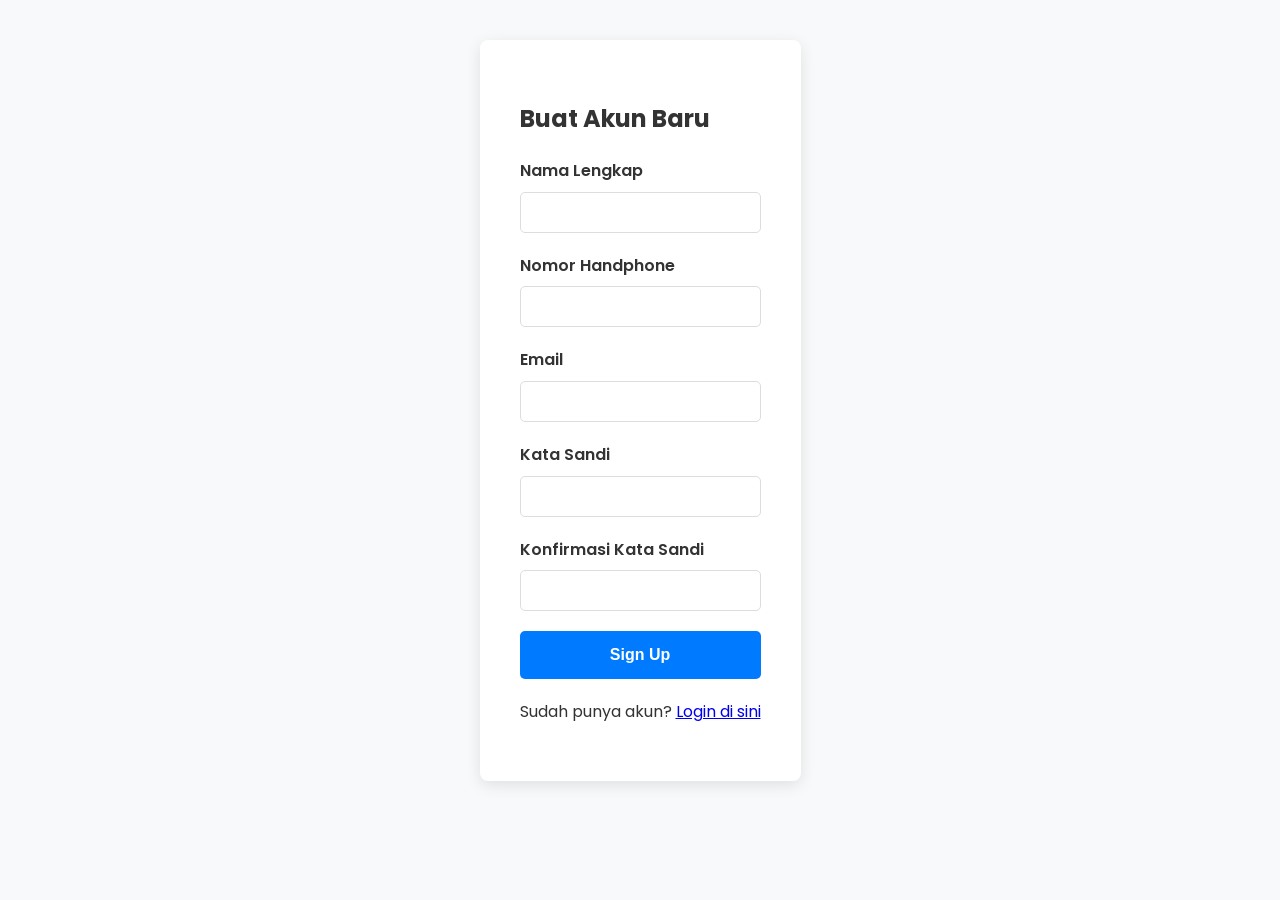
<file: signup.html>
<!DOCTYPE html>
<html lang="en">
<head>
    <meta charset="UTF-8">
    <title>Sign Up - Asuransi Kita</title>
    <link rel="stylesheet" href="css/style.css">
</head>
<body>
    <div class="form-container">
        <h2>Buat Akun Baru</h2>
        <div id="message-container"></div>
        <form id="signup-form">
            <div class="form-group">
                <label for="fullname">Nama Lengkap</label>
                <input type="text" id="fullname" required>
            </div>
            <div class="form-group">
                <label for="phone">Nomor Handphone</label>
                <input type="tel" id="phone" required>
            </div>
            <div class="form-group">
                <label for="email">Email</label>
                <input type="email" id="email" required>
            </div>
            <div class="form-group">
                <label for="password">Kata Sandi</label>
                <input type="password" id="password" required>
            </div>
            <div class="form-group">
                <label for="confirm-password">Konfirmasi Kata Sandi</label>
                <input type="password" id="confirm-password" required>
            </div>
            <button type="submit" class="btn">Sign Up</button>
        </form>
        <p style="text-align: center; margin-top: 20px;">
            Sudah punya akun? <a href="login.html">Login di sini</a>
        </p>
    </div>
    <script src="js/auth.js"></script>
</body>
</html>
</file>
<file: css/style.css>
/* Import Font Poppins dari Google Fonts */
@import url('https://fonts.googleapis.com/css2?family=Poppins:wght@300;400;600;700&display=swap');

:root {
    --primary-color: #007bff; /* Biru Profesional */
    --secondary-color: #f8f9fa; /* Latar Belakang Cerah */
    --text-color: #333;
    --success-color: #28a745;
    --error-color: #dc3545;
    --border-color: #ddd;
}

body {
    font-family: 'Poppins', sans-serif;
    margin: 0;
    background-color: var(--secondary-color);
    color: var(--text-color);
    line-height: 1.6;
    min-height: 100vh; /* Set tinggi minimal body = 100% tinggi layar */
    display: flex;
    flex-direction: column;
}

main {
  /* display: flex; */
    flex-grow: 1;
}

.container {
    max-width: 1100px;
    margin: 20px auto;
    padding: 0 20px;
}

.form-container {
    background: #fff;
    padding: 40px;
    border-radius: 8px;
    box-shadow: 0 4px 15px rgba(0, 0, 0, 0.1);
    max-width: 500px;
    margin: 40px auto;
}

.form-group {
    margin-bottom: 20px;
}

.form-group label {
    display: block;
    margin-bottom: 8px;
    font-weight: 600;
}

.form-group input {
    width: 100%;
    padding: 12px;
    border: 1px solid var(--border-color);
    border-radius: 5px;
    box-sizing: border-box;
}

.btn {
    display: inline-block;
    width: 100%;
    padding: 15px;
    border: none;
    border-radius: 5px;
    background-color: var(--primary-color);
    color: #fff;
    font-size: 16px;
    font-weight: 700;
    text-align: center;
    cursor: pointer;
    text-decoration: none;
    transition: background-color 0.3s;
}

.btn:hover {
    background-color: #0056b3;
}

.message {
    padding: 10px;
    margin-bottom: 15px;
    border-radius: 5px;
    text-align: center;
}
.error {
    background-color: var(--error-color);
    color: white;
}
.success {
    background-color: var(--success-color);
    color: white;
}

header {
    background: #fff;
    box-shadow: 0 2px 5px rgba(0,0,0,0.1);
    padding: 15px 0;
    position: sticky;
    top: 0;
    z-index: 1000;
}

.nav-container {
    display: flex;
    justify-content: space-between;
    align-items: center;
}

.logo {
    font-size: 24px;
    font-weight: 700;
    color: var(--primary-color);
    text-decoration: none;
}

.nav-links {
    list-style: none;
    display: flex;
    align-items: center;
    margin: 0;
    padding: 0;
}

.nav-links li {
    margin-left: 20px;
}

.nav-link {
    text-decoration: none;
    color: var(--text-color);
    font-weight: 600;
    transition: color 0.3s;
}

.nav-link:hover {
    color: var(--primary-color);
}

.welcome-user {
    font-weight: 600;
}

.btn-nav, .btn-nav-outline {
    padding: 8px 20px;
    border-radius: 5px;
    text-decoration: none;
    font-weight: 600;
    transition: all 0.3s;
}

.btn-nav {
    background-color: var(--primary-color);
    color: #fff;
}

.btn-nav:hover {
    background-color: #0056b3;
}

.btn-nav-outline {
    border: 2px solid var(--primary-color);
    color: var(--primary-color);
}

.btn-nav-outline:hover {
    background-color: var(--primary-color);
    color: #fff;
}


.hero {
    background: linear-gradient(rgba(0, 0, 0, 0.5), rgba(0, 0, 0, 0.5)), url('https://encrypted-tbn2.gstatic.com/licensed-image?q=tbn:ANd9GcQS-Xuurv2I1SWQLB4BMnJ54La3SpWQIBTgaSdOyNKcZNtgGsHLO9FybtdCqQnAJR2zSjd4kBJBKj6q7npN_hLKDclh2mvllcdAcwPgrTebDorIQ7o') no-repeat center center/cover;
    color: #fff;
    text-align: center;
    padding: 120px 0;
}

.hero-content h1 {
    font-size: 48px;
    margin-bottom: 20px;
}

.hero-content p {
    font-size: 18px;
    max-width: 600px;
    margin: 0 auto 30px;
}

.btn-hero {
    background-color: var(--primary-color);
    color: #fff;
    padding: 15px 30px;
    border-radius: 5px;
    text-decoration: none;
    font-size: 18px;
    font-weight: 700;
    transition: background-color 0.3s;
}

.btn-hero:hover {
    background-color: #0056b3;
}

.products {
    padding: 80px 0;
    text-align: center;
}

.products h2 {
    font-size: 36px;
    margin-bottom: 50px;
}

.product-grid {
    display: grid;
    grid-template-columns: repeat(auto-fit, minmax(300px, 1fr));
    gap: 30px;
}

.product-card {
    background: #fff;
    padding: 40px;
    border-radius: 8px;
    box-shadow: 0 4px 15px rgba(0, 0, 0, 0.08);
    text-align: center;
    text-decoration: none;
    color: var(--text-color);
    transition: transform 0.3s, box-shadow 0.3s;
}

.product-card:hover {
    transform: translateY(-10px);
    box-shadow: 0 8px 25px rgba(0, 0, 0, 0.12);
}

.icon-wrapper {
    color: var(--primary-color);
    margin-bottom: 20px;
}

.product-card h3 {
    font-size: 22px;
    margin-bottom: 15px;
}

footer {
    background: #333;
    color: #fff;
    text-align: center;
    padding: 20px 0;
    margin-top: 40px;
}


/* ============ Halaman Detail Produk ============ */
.product-detail {
    padding: 60px 0;
}

.product-header {
    text-align: center;
    margin-bottom: 50px;
}

.product-icon {
    color: var(--primary-color);
    margin-bottom: 20px;
}

.product-header h1 {
    font-size: 42px;
    margin-bottom: 10px;
}

.subtitle {
    font-size: 18px;
    color: #666;
}

.product-content {
    background: #fff;
    padding: 40px;
    border-radius: 8px;
    box-shadow: 0 4px 15px rgba(0,0,0,0.08);
}

.product-content h2 {
    font-size: 28px;
    color: var(--primary-color);
    margin-bottom: 20px;
}

.product-content h3 {
    font-size: 22px;
    margin-bottom: 10px;
}

.product-content p, .product-content li {
    font-size: 16px;
    color: #555;
    line-height: 1.8;
}

.product-content ul {
    list-style: none;
    padding-left: 0;
}

.product-content ul li {
    margin-bottom: 15px;
    display: flex;
    align-items: flex-start;
}

.product-content ul li i {
    color: var(--success-color);
    margin-right: 15px;
    margin-top: 5px;
}

.product-content hr {
    border: 0;
    height: 1px;
    background-color: #eee;
    margin: 40px 0;
}

.coverage-types {
    display: grid;
    grid-template-columns: 1fr 1fr;
    gap: 30px;
    margin-top: 30px;
}

.coverage-card {
    background-color: #f8f9fa;
    padding: 30px;
    border-radius: 8px;
    border-left: 5px solid var(--primary-color);
}

.cta-section {
    text-align: center;
    padding: 20px;
}

.btn-cta {
    display: inline-block;
    background-color: var(--success-color);
    color: #fff;
    padding: 15px 40px;
    border-radius: 5px;
    text-decoration: none;
    font-size: 18px;
    font-weight: 700;
    transition: background-color 0.3s;
    margin-top: 20px;
}

.btn-cta:hover {
    background-color: #218838;
}

/* Responsiveness for smaller screens */
@media (max-width: 768px) {
    .coverage-types {
        grid-template-columns: 1fr;
    }
}

/* ============ Styling Baru untuk Daftar Manfaat ============ */
.manfaat-list {
    list-style: none;
    padding-left: 0;
    margin-top: 30px;
}

.manfaat-item {
    display: flex; /* Membuat ikon dan teks sejajar */
    align-items: flex-start; /* Posisi atas */
    margin-bottom: 25px;
}

.manfaat-icon {
    font-size: 20px;
    color: var(--success-color);
    margin-right: 20px;
    margin-top: 5px; /* Sedikit penyesuaian posisi vertikal */
}

.manfaat-text h4 {
    font-size: 18px;
    margin: 0 0 5px 0; /* Hilangkan margin atas dan kurangi margin bawah */
    color: #333;
}

.manfaat-text p {
    margin: 0; /* Hilangkan semua margin pada paragraf deskripsi */
    line-height: 1.7;
    color: #555;
}

/* Styling untuk Form Pembelian */
.form-grid {
    display: grid;
    grid-template-columns: repeat(2, 1fr);
    gap: 20px;
}

.form-container h4 {
    margin-top: 25px;
    margin-bottom: 10px;
    color: var(--primary-color);
    border-bottom: 2px solid #eee;
    padding-bottom: 5px;
}

.input-file {
    border: 1px solid var(--border-color);
    padding: 10px;
    border-radius: 5px;
    display: block;
    width: 100%;
}

/* Styling untuk Kotak Hasil Premi */
.premium-result-box {
    background-color: #f8f9fa;
    border: 1px solid var(--border-color);
    border-left: 5px solid var(--success-color);
    border-radius: 8px;
    padding: 25px;
    margin-top: 30px;
    text-align: center;
}

.premium-price {
    font-size: 32px;
    font-weight: 700;
    color: var(--primary-color);
    margin: 10px 0;
}

.btn-checkout {
    margin-top: 15px;
    background-color: var(--success-color);
}
.btn-checkout:hover {
    background-color: #218838;
}

/* Responsiveness untuk form grid */
@media (max-width: 768px) {
    .form-grid {
        grid-template-columns: 1fr;
    }
}

/* ============ Halaman Checkout ============ */
.checkout-container {
    background: #fff;
    padding: 40px;
    border-radius: 8px;
    box-shadow: 0 4px 15px rgba(0, 0, 0, 0.1);
    max-width: 700px;
    margin: 40px auto;
}

.checkout-container h2 {
    text-align: center;
    margin-bottom: 10px;
}

.checkout-container p {
    text-align: center;
    color: #666;
    margin-bottom: 30px;
}

.summary-box {
    border: 1px solid var(--border-color);
    border-radius: 8px;
    padding: 20px;
    margin-bottom: 30px;
}

.summary-item {
    display: flex;
    justify-content: space-between;
    font-size: 16px;
    padding: 10px 0;
}

.summary-item.total strong {
    font-size: 22px;
    color: var(--primary-color);
}

.checkout-container h3 {
    margin-bottom: 15px;
}

.payment-methods {
    display: grid;
    grid-template-columns: 1fr;
    gap: 15px;
    margin-bottom: 30px;
}

.payment-option {
    border: 2px solid var(--border-color);
    border-radius: 8px;
    padding: 15px;
    cursor: pointer;
    transition: all 0.2s;
}

.payment-option:hover {
    border-color: #aaa;
}

.payment-option input[type="radio"] {
    display: none; /* Sembunyikan radio button asli */
}

/* .payment-option input[type="radio"]:checked + .payment-content { */
    /* Ini akan di-style di CSS jika radio button terpilih, tapi kita akan pakai JS untuk ini */
/* } */

/* Styling saat radio button terpilih (border biru) */
/* .payment-option.selected {
    border-color: var(--primary-color);
    box-shadow: 0 0 5px rgba(0, 123, 255, 0.5);
} */

/* TAMBAHKAN BLOK BARU INI */
/* Otomatis menata kotak jika radio button di dalamnya terpilih */
.payment-option:has(input[type="radio"]:checked) {
    border-color: var(--primary-color);
    box-shadow: 0 0 8px rgba(0, 123, 255, 0.6);
    background-color: #f0f7ff;
}

.payment-content {
    display: flex;
    align-items: center;
    font-weight: 600;
}

.payment-content i {
    font-size: 24px;
    color: var(--primary-color);
    margin-right: 15px;
    width: 30px; /* Lebar tetap agar teks rata */
    text-align: center;
}

/* ============ Halaman Histori ============ */
.history-container {
    background: #fff;
    padding: 40px;
    border-radius: 8px;
    box-shadow: 0 4px 15px rgba(0, 0, 0, 0.08);
    margin: 40px auto;
}

.history-container h2 {
    text-align: center;
    margin-bottom: 10px;
}

.history-container p {
    text-align: center;
    color: #666;
    margin-bottom: 30px;
}

.table-wrapper {
    overflow-x: auto; /* Agar tabel bisa di-scroll di layar kecil */
}

.history-table {
    width: 100%;
    border-collapse: collapse;
    margin-top: 20px;
    font-size: 15px;
}

.history-table th, .history-table td {
    padding: 15px;
    text-align: left;
    border-bottom: 1px solid #ddd;
}

.history-table th {
    background-color: #f8f9fa;
    font-weight: 600;
    color: #333;
}

.history-table tbody tr:hover {
    background-color: #f1f1f1;
}

/* Badge untuk status */
.status-badge {
    padding: 5px 12px;
    border-radius: 15px;
    font-size: 12px;
    font-weight: 700;
    color: #fff;
    text-transform: uppercase;
}

.status-lunas {
    background-color: var(--success-color);
}

/* Pesan saat tidak ada histori */
.no-history-message {
    display: flex; /* diubah oleh JS */
    flex-direction: column;
    align-items: center;
    justify-content: center;
    padding: 50px;
    text-align: center;
    color: #888;
}

.no-history-message i {
    margin-bottom: 20px;
}

.no-history-message h3 {
    font-size: 22px;
    color: #555;
    margin-bottom: 10px;
}

.no-history-message .btn {
    margin-top: 20px;
    width: auto;
    padding: 10px 30px;
}

.form-grid-3 {
    display: grid;
    grid-template-columns: repeat(3, 1fr);
    gap: 20px;
}

@media (max-width: 768px) {
    .form-grid-3 {
        grid-template-columns: 1fr;
    }
}
</file>
